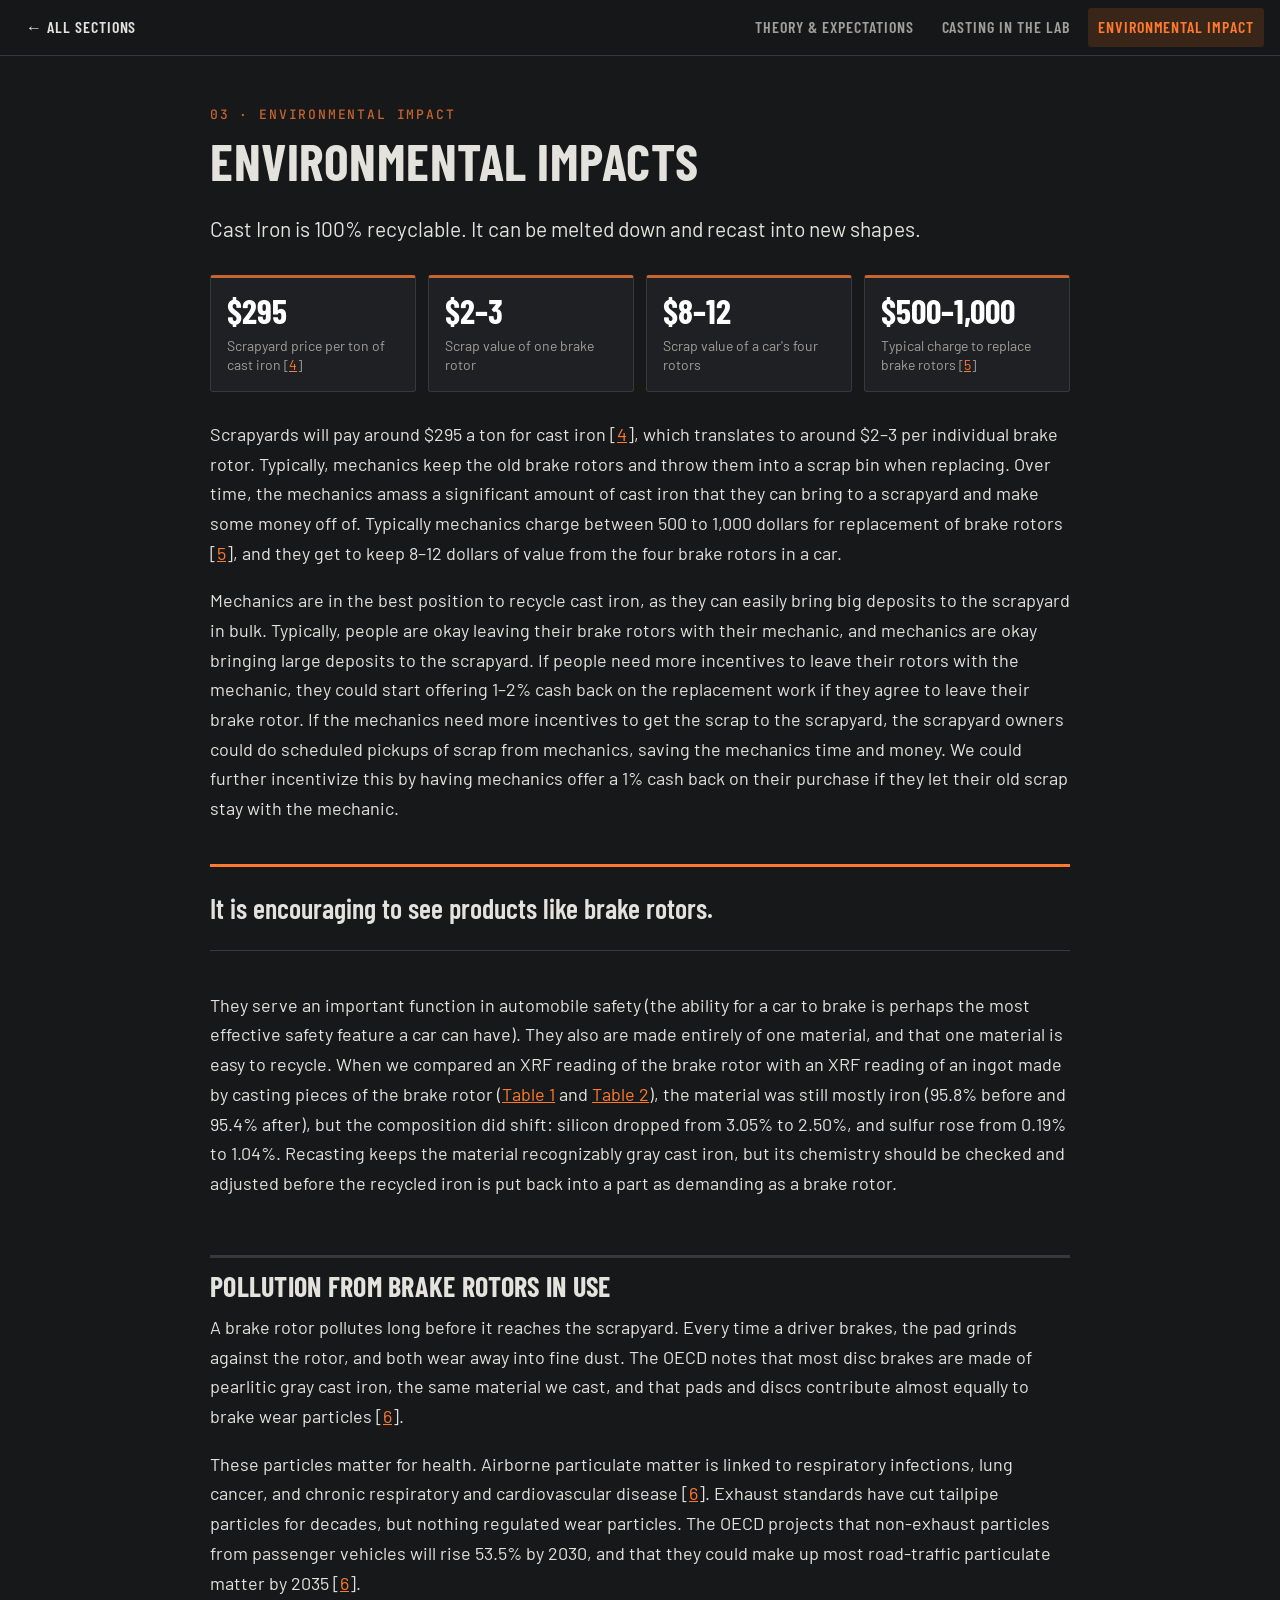
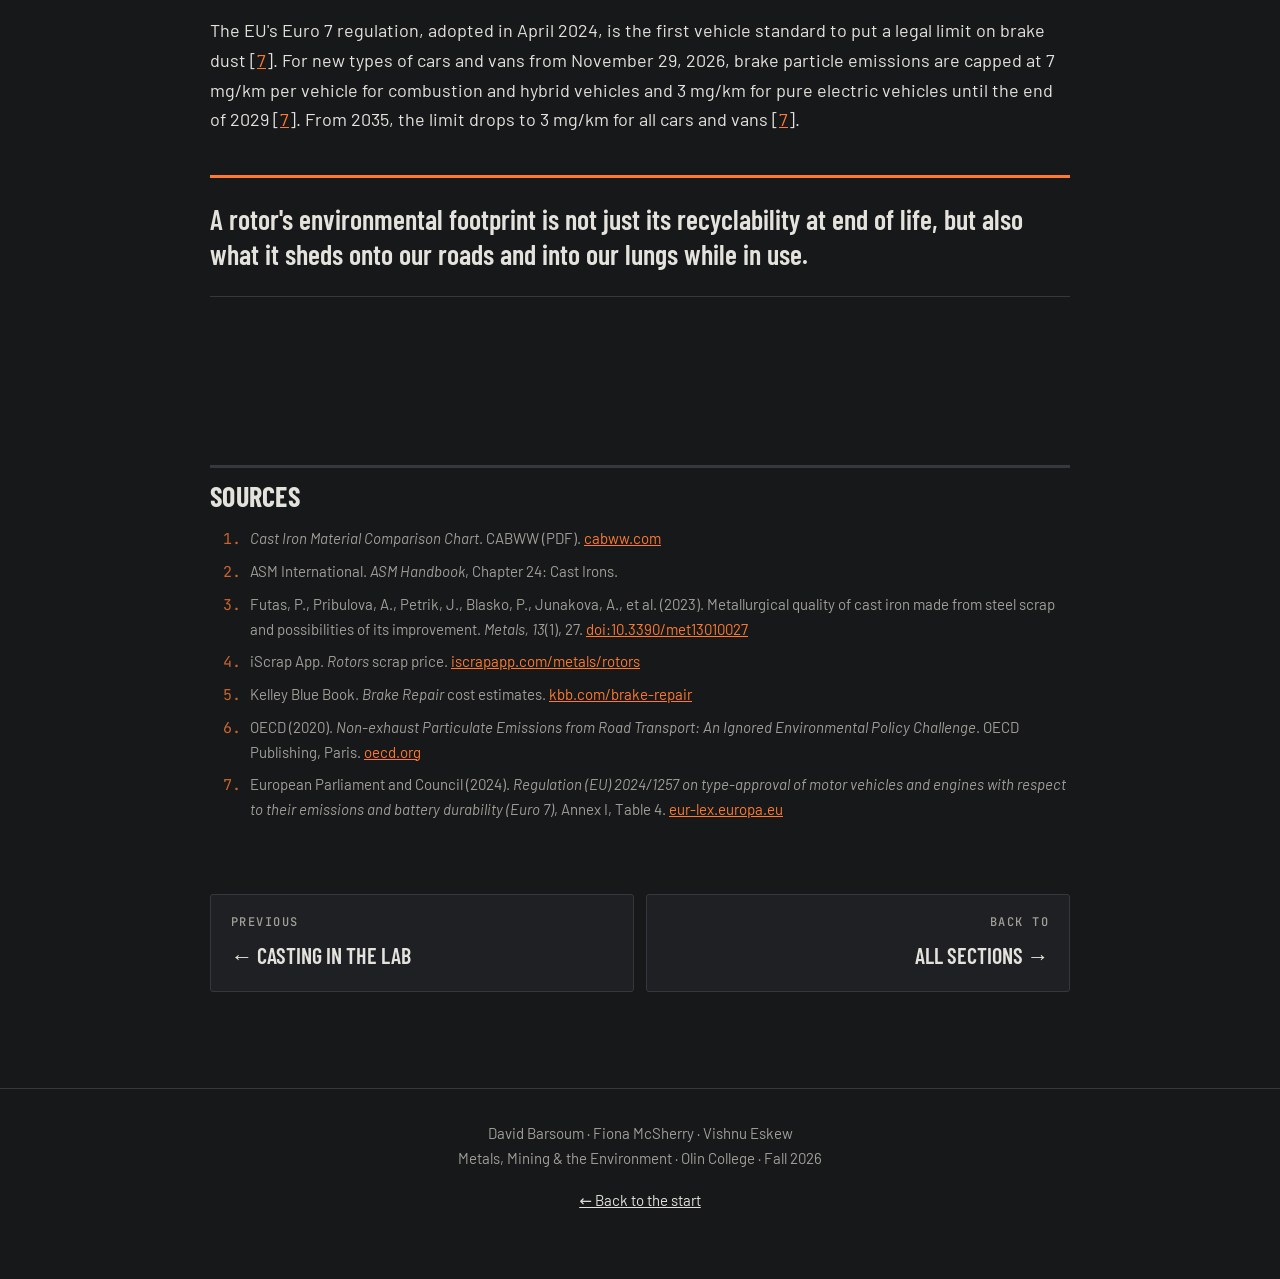
<file: impact.html>
<!doctype html>
<html lang="en">
<head>
  <meta charset="utf-8">
  <meta name="viewport" content="width=device-width, initial-scale=1">
  <title>Environmental Impact · Recasting a Brake Rotor</title>
  <link rel="preconnect" href="https://fonts.googleapis.com">
  <link rel="preconnect" href="https://fonts.gstatic.com" crossorigin>
  <link href="https://fonts.googleapis.com/css2?family=Barlow:ital,wght@0,400;0,500;0,600;1,400&family=Barlow+Condensed:wght@600;700&family=JetBrains+Mono:wght@500&display=swap" rel="stylesheet">
  <link rel="stylesheet" href="styles.css">
</head>
<body>
  <nav class="site-nav" aria-label="Sections">
    <a class="back" href="project.html">← All sections</a>
    <a class="tab" href="theory.html">Theory &amp; Expectations</a>
    <a class="tab" href="lab.html">Casting in the Lab</a>
    <a class="tab" href="impact.html" aria-current="page">Environmental Impact</a>
  </nav>

  <main>
    <section id="impact">
      <p class="kicker">03 · Environmental impact</p>
      <h2>Environmental Impacts</h2>
      <p class="lede">Cast Iron is 100% recyclable. It can be melted down and recast into new shapes.</p>

      <div class="stats">
        <div class="stat"><div class="v">$295</div><div class="l">Scrapyard price per ton of cast iron [<a href="#source-4">4</a>]</div></div>
        <div class="stat"><div class="v">$2–3</div><div class="l">Scrap value of one brake rotor</div></div>
        <div class="stat"><div class="v">$8–12</div><div class="l">Scrap value of a car's four rotors</div></div>
        <div class="stat"><div class="v">$500–1,000</div><div class="l">Typical charge to replace brake rotors [<a href="#source-5">5</a>]</div></div>
      </div>

      <p>Scrapyards will pay around $295 a ton for cast iron [<a href="#source-4">4</a>], which translates to around $2–3 per individual brake rotor. Typically, mechanics keep the old brake rotors and throw them into a scrap bin when replacing. Over time, the mechanics amass a significant amount of cast iron that they can bring to a scrapyard and make some money off of. Typically mechanics charge between 500 to 1,000 dollars for replacement of brake rotors [<a href="#source-5">5</a>], and they get to keep 8–12 dollars of value from the four brake rotors in a car.</p>
      <p>Mechanics are in the best position to recycle cast iron, as they can easily bring big deposits to the scrapyard in bulk. Typically, people are okay leaving their brake rotors with their mechanic, and mechanics are okay bringing large deposits to the scrapyard. If people need more incentives to leave their rotors with the mechanic, they could start offering 1–2% cash back on the replacement work if they agree to leave their brake rotor. If the mechanics need more incentives to get the scrap to the scrapyard, the scrapyard owners could do scheduled pickups of scrap from mechanics, saving the mechanics time and money. We could further incentivize this by having mechanics offer a 1% cash back on their purchase if they let their old scrap stay with the mechanic.</p>

      <p class="takeaway">It is encouraging to see products like brake rotors.</p>
      <p>They serve an important function in automobile safety (the ability for a car to brake is perhaps the most effective safety feature a car can have). They also are made entirely of one material, and that one material is easy to recycle. When we compared an XRF reading of the brake rotor with an XRF reading of an ingot made by casting pieces of the brake rotor (<a href="lab.html#casting">Table 1</a> and <a href="lab.html#reality">Table 2</a>), the material was still mostly iron (95.8% before and 95.4% after), but the composition did shift: silicon dropped from 3.05% to 2.50%, and sulfur rose from 0.19% to 1.04%. Recasting keeps the material recognizably gray cast iron, but its chemistry should be checked and adjusted before the recycled iron is put back into a part as demanding as a brake rotor.</p>

      <h3>Pollution from brake rotors in use</h3>
      <p>A brake rotor pollutes long before it reaches the scrapyard. Every time a driver brakes, the pad grinds against the rotor, and both wear away into fine dust. The OECD notes that most disc brakes are made of pearlitic gray cast iron, the same material we cast, and that pads and discs contribute almost equally to brake wear particles [<a href="#source-6">6</a>].</p>
      <p>These particles matter for health. Airborne particulate matter is linked to respiratory infections, lung cancer, and chronic respiratory and cardiovascular disease [<a href="#source-6">6</a>]. Exhaust standards have cut tailpipe particles for decades, but nothing regulated wear particles. The OECD projects that non-exhaust particles from passenger vehicles will rise 53.5% by 2030, and that they could make up most road-traffic particulate matter by 2035 [<a href="#source-6">6</a>].</p>
      <p>The EU's Euro 7 regulation, adopted in April 2024, is the first vehicle standard to put a legal limit on brake dust [<a href="#source-7">7</a>]. For new types of cars and vans from November 29, 2026, brake particle emissions are capped at 7 mg/km per vehicle for combustion and hybrid vehicles and 3 mg/km for pure electric vehicles until the end of 2029 [<a href="#source-7">7</a>]. From 2035, the limit drops to 3 mg/km for all cars and vans [<a href="#source-7">7</a>].</p>
      <p class="takeaway">A rotor's environmental footprint is not just its recyclability at end of life, but also what it sheds onto our roads and into our lungs while in use.</p>
    </section>

    <section id="sources">
      <h3>Sources</h3>
      <ol class="sources">
        <li id="source-1" value="1"><i>Cast Iron Material Comparison Chart</i>. CABWW (PDF). <a href="https://cabww.com/wp-content/uploads/2024/06/Cast-Iron-Material-Comparison-Chart.pdf">cabww.com</a></li>
        <li id="source-2" value="2">ASM International. <i>ASM Handbook</i>, Chapter 24: Cast Irons.</li>
        <li id="source-3" value="3">Futas, P., Pribulova, A., Petrik, J., Blasko, P., Junakova, A., et al. (2023). Metallurgical quality of cast iron made from steel scrap and possibilities of its improvement. <i>Metals, 13</i>(1), 27. <a href="https://doi.org/10.3390/met13010027">doi:10.3390/met13010027</a></li>
        <li id="source-4" value="4">iScrap App. <i>Rotors</i> scrap price. <a href="https://iscrapapp.com/metals/rotors">iscrapapp.com/metals/rotors</a></li>
        <li id="source-5" value="5">Kelley Blue Book. <i>Brake Repair</i> cost estimates. <a href="https://www.kbb.com/brake-repair/">kbb.com/brake-repair</a></li>
        <li id="source-6" value="6">OECD (2020). <i>Non-exhaust Particulate Emissions from Road Transport: An Ignored Environmental Policy Challenge</i>. OECD Publishing, Paris. <a href="https://www.oecd.org/en/publications/non-exhaust-particulate-emissions-from-road-transport_4a4dc6ca-en/full-report.html">oecd.org</a></li>
        <li id="source-7" value="7">European Parliament and Council (2024). <i>Regulation (EU) 2024/1257 on type-approval of motor vehicles and engines with respect to their emissions and battery durability (Euro 7)</i>, Annex I, Table 4. <a href="https://eur-lex.europa.eu/eli/reg/2024/1257/oj/eng">eur-lex.europa.eu</a></li>
      </ol>
    </section>
    <nav class="page-end" aria-label="More sections">
      <a href="lab.html"><small>Previous</small>← Casting in the Lab</a>
      <a class="next" href="project.html"><small>Back to</small>All sections →</a>
    </nav>
  </main>

  <footer>
    <p>David Barsoum · Fiona McSherry · Vishnu Eskew<br>Metals, Mining &amp; the Environment · Olin College · Fall 2026</p>
    <p><a href="index.html">← Back to the start</a></p>
  </footer>
</body>
</html>
</file>
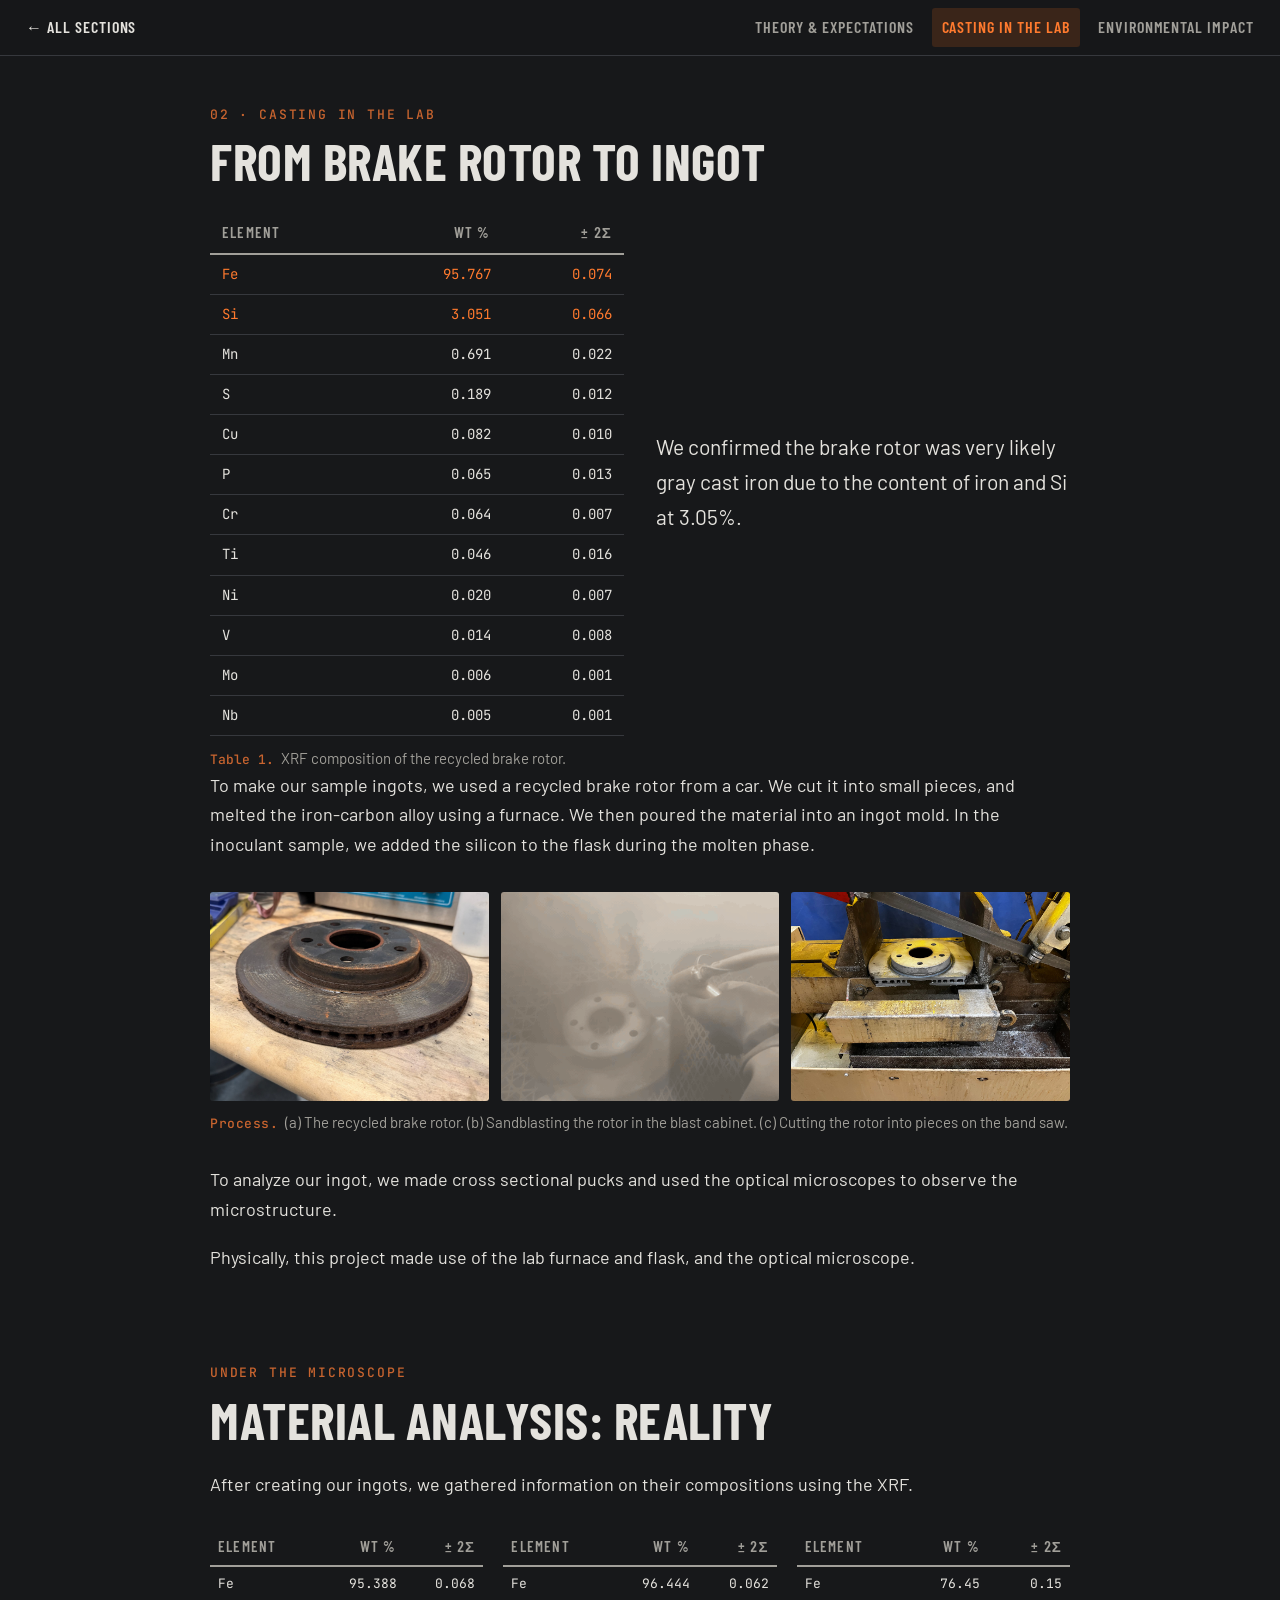
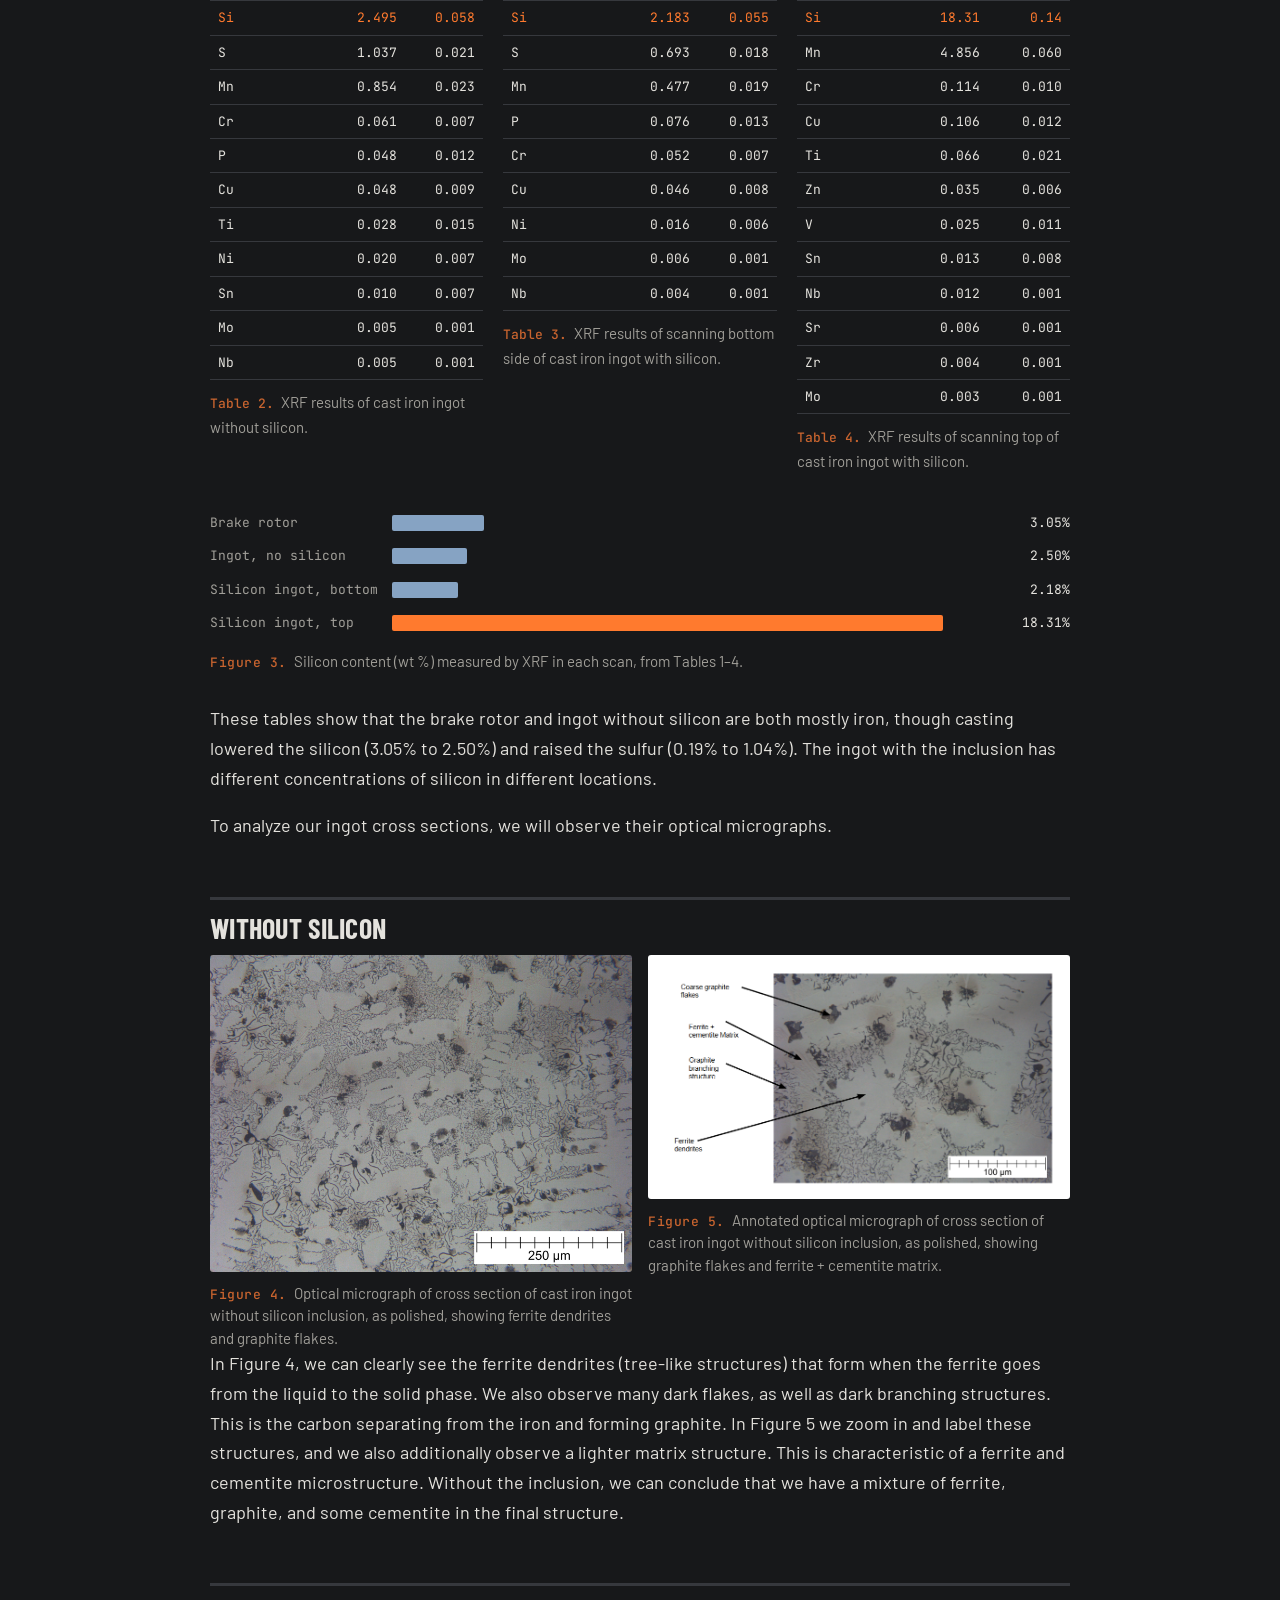
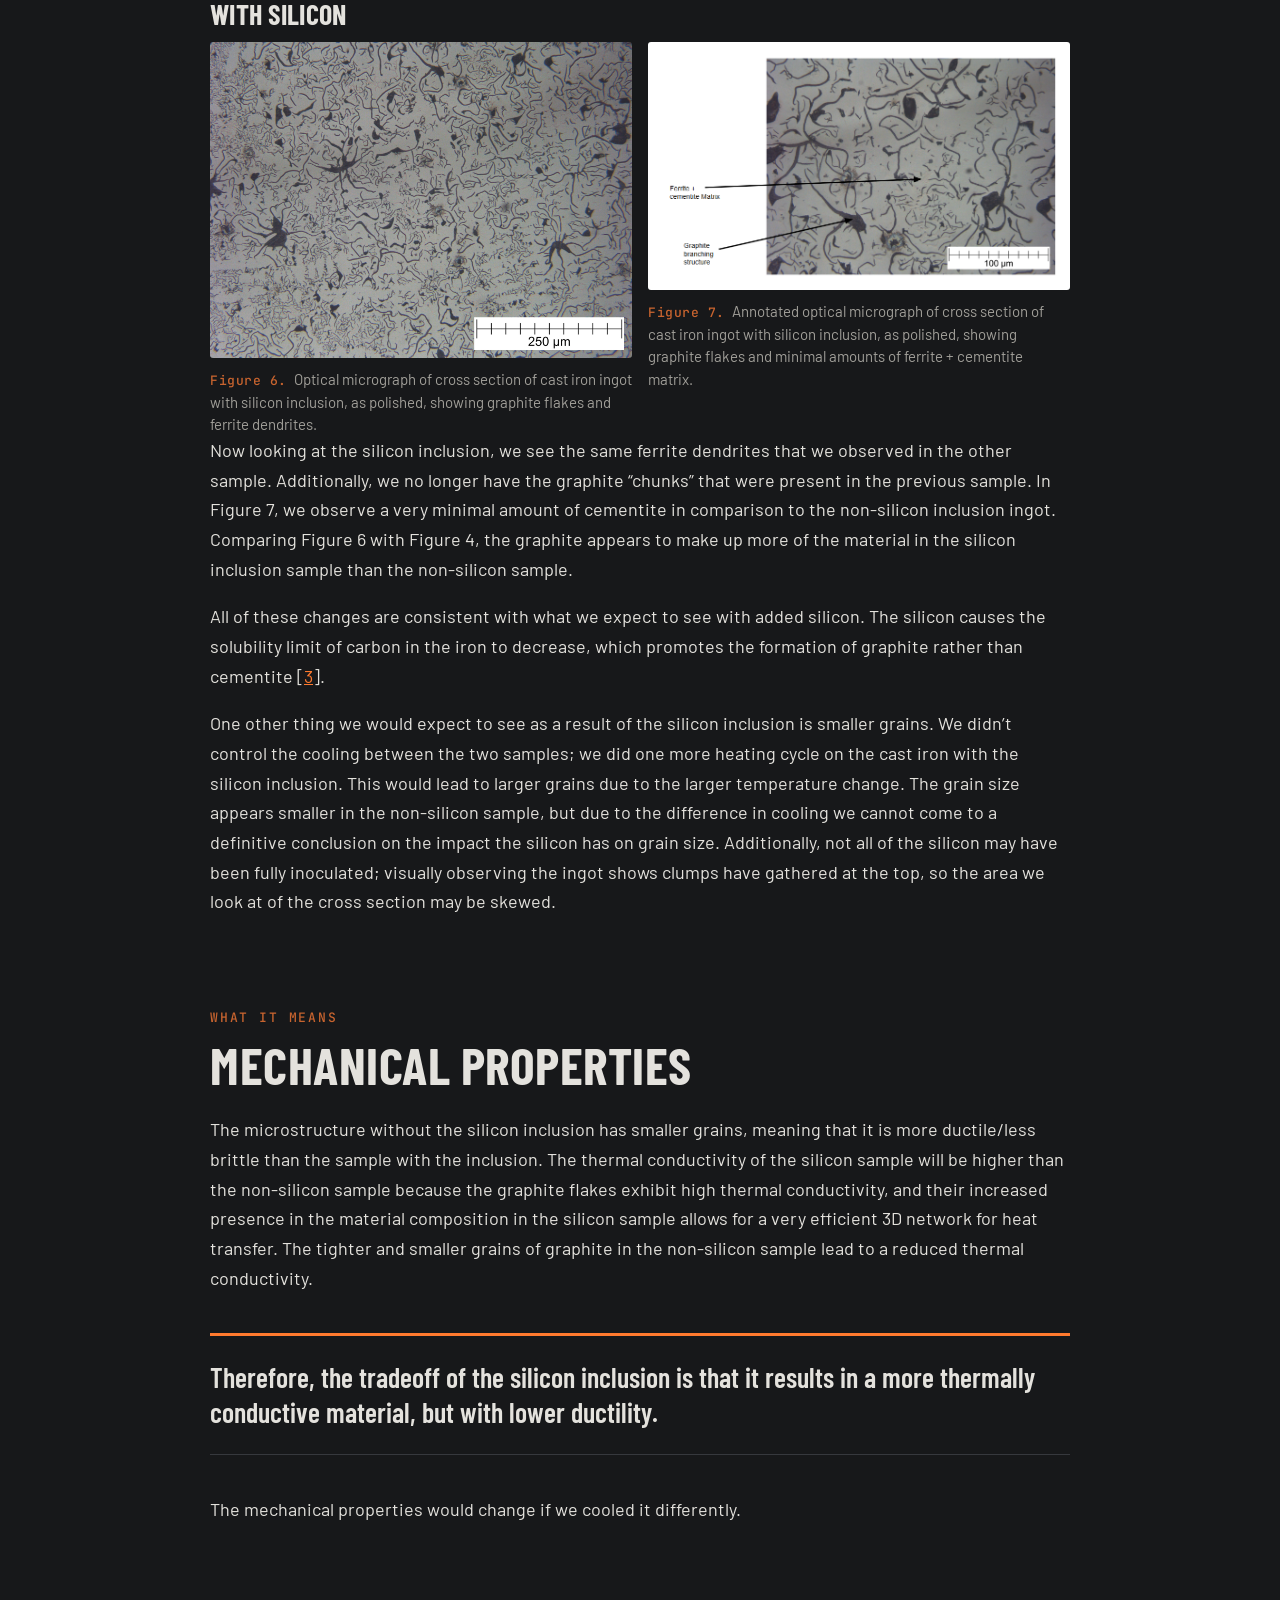
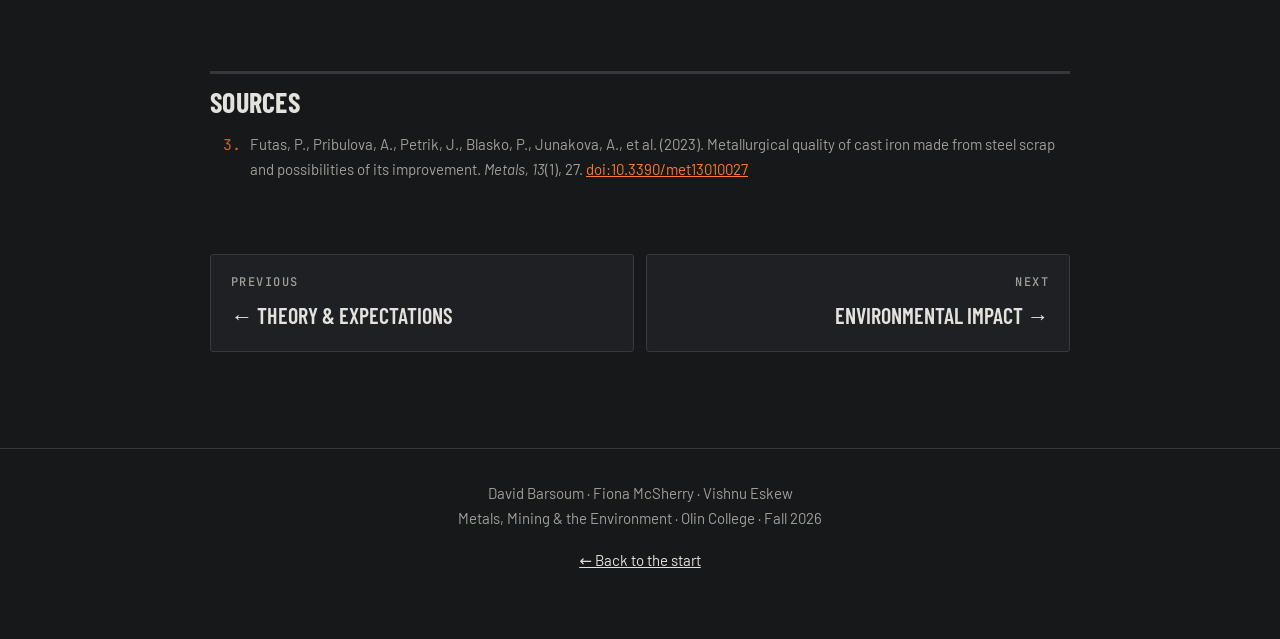
<file: lab.html>
<!doctype html>
<html lang="en">
<head>
  <meta charset="utf-8">
  <meta name="viewport" content="width=device-width, initial-scale=1">
  <title>Casting in the Lab · Recasting a Brake Rotor</title>
  <link rel="preconnect" href="https://fonts.googleapis.com">
  <link rel="preconnect" href="https://fonts.gstatic.com" crossorigin>
  <link href="https://fonts.googleapis.com/css2?family=Barlow:ital,wght@0,400;0,500;0,600;1,400&family=Barlow+Condensed:wght@600;700&family=JetBrains+Mono:wght@500&display=swap" rel="stylesheet">
  <link rel="stylesheet" href="styles.css">
</head>
<body>
  <nav class="site-nav" aria-label="Sections">
    <a class="back" href="project.html">← All sections</a>
    <a class="tab" href="theory.html">Theory &amp; Expectations</a>
    <a class="tab" href="lab.html" aria-current="page">Casting in the Lab</a>
    <a class="tab" href="impact.html">Environmental Impact</a>
  </nav>

  <main>
    <section id="casting">
      <p class="kicker">02 · Casting in the lab</p>
      <h2>From brake rotor to ingot</h2>

      <div class="xrf">
        <div class="table-wrap">
          <table>
            <thead><tr><th>Element</th><th class="num">Wt %</th><th class="num">± 2σ</th></tr></thead>
            <tbody>
              <tr class="hl"><td>Fe</td><td class="num">95.767</td><td class="num">0.074</td></tr>
              <tr class="hl"><td>Si</td><td class="num">3.051</td><td class="num">0.066</td></tr>
              <tr><td>Mn</td><td class="num">0.691</td><td class="num">0.022</td></tr>
              <tr><td>S</td><td class="num">0.189</td><td class="num">0.012</td></tr>
              <tr><td>Cu</td><td class="num">0.082</td><td class="num">0.010</td></tr>
              <tr><td>P</td><td class="num">0.065</td><td class="num">0.013</td></tr>
              <tr><td>Cr</td><td class="num">0.064</td><td class="num">0.007</td></tr>
              <tr><td>Ti</td><td class="num">0.046</td><td class="num">0.016</td></tr>
              <tr><td>Ni</td><td class="num">0.020</td><td class="num">0.007</td></tr>
              <tr><td>V</td><td class="num">0.014</td><td class="num">0.008</td></tr>
              <tr><td>Mo</td><td class="num">0.006</td><td class="num">0.001</td></tr>
              <tr><td>Nb</td><td class="num">0.005</td><td class="num">0.001</td></tr>
            </tbody>
            <caption><b>Table 1.</b> XRF composition of the recycled brake rotor.</caption>
          </table>
        </div>
        <div>
          <p class="lede">We confirmed the brake rotor was very likely gray cast iron due to the content of iron and Si at 3.05%.</p>
        </div>
      </div>

      <p>To make our sample ingots, we used a recycled brake rotor from a car. We cut it into small pieces, and melted the iron-carbon alloy using a furnace. We then poured the material into an ingot mold. In the inoculant sample, we added the silicon to the flask during the molten phase.</p>
      <div class="pair-wrap">
        <div class="trio">
          <figure><img src="Pictures/lab/brake-rotor.jpg" alt="Rusted used brake rotor sitting on a workbench" loading="lazy"></figure>
          <figure><img src="Pictures/lab/sandblasting.gif" alt="The brake rotor being blasted inside a blast cabinet" loading="lazy"></figure>
          <figure><img src="Pictures/lab/bandsaw-cut.jpg" alt="The cleaned brake rotor clamped in a horizontal band saw" loading="lazy"></figure>
        </div>
        <figcaption><b>Process.</b> (a) The recycled brake rotor. (b) Sandblasting the rotor in the blast cabinet. (c) Cutting the rotor into pieces on the band saw.</figcaption>
      </div>
      <p>To analyze our ingot, we made cross sectional pucks and used the optical microscopes to observe the microstructure.</p>
      <p>Physically, this project made use of the lab furnace and flask, and the optical microscope.</p>
    </section>

    <section id="reality">
      <p class="kicker">Under the microscope</p>
      <h2>Material Analysis: Reality</h2>
      <p>After creating our ingots, we gathered information on their compositions using the XRF.</p>

      <div class="xrf-set">
        <div class="table-wrap">
          <table>
            <thead><tr><th>Element</th><th class="num">Wt %</th><th class="num">± 2σ</th></tr></thead>
            <tbody>
              <tr><td>Fe</td><td class="num">95.388</td><td class="num">0.068</td></tr>
              <tr class="hl"><td>Si</td><td class="num">2.495</td><td class="num">0.058</td></tr>
              <tr><td>S</td><td class="num">1.037</td><td class="num">0.021</td></tr>
              <tr><td>Mn</td><td class="num">0.854</td><td class="num">0.023</td></tr>
              <tr><td>Cr</td><td class="num">0.061</td><td class="num">0.007</td></tr>
              <tr><td>P</td><td class="num">0.048</td><td class="num">0.012</td></tr>
              <tr><td>Cu</td><td class="num">0.048</td><td class="num">0.009</td></tr>
              <tr><td>Ti</td><td class="num">0.028</td><td class="num">0.015</td></tr>
              <tr><td>Ni</td><td class="num">0.020</td><td class="num">0.007</td></tr>
              <tr><td>Sn</td><td class="num">0.010</td><td class="num">0.007</td></tr>
              <tr><td>Mo</td><td class="num">0.005</td><td class="num">0.001</td></tr>
              <tr><td>Nb</td><td class="num">0.005</td><td class="num">0.001</td></tr>
            </tbody>
            <caption><b>Table 2.</b> XRF results of cast iron ingot without silicon.</caption>
          </table>
        </div>
        <div class="table-wrap">
          <table>
            <thead><tr><th>Element</th><th class="num">Wt %</th><th class="num">± 2σ</th></tr></thead>
            <tbody>
              <tr><td>Fe</td><td class="num">96.444</td><td class="num">0.062</td></tr>
              <tr class="hl"><td>Si</td><td class="num">2.183</td><td class="num">0.055</td></tr>
              <tr><td>S</td><td class="num">0.693</td><td class="num">0.018</td></tr>
              <tr><td>Mn</td><td class="num">0.477</td><td class="num">0.019</td></tr>
              <tr><td>P</td><td class="num">0.076</td><td class="num">0.013</td></tr>
              <tr><td>Cr</td><td class="num">0.052</td><td class="num">0.007</td></tr>
              <tr><td>Cu</td><td class="num">0.046</td><td class="num">0.008</td></tr>
              <tr><td>Ni</td><td class="num">0.016</td><td class="num">0.006</td></tr>
              <tr><td>Mo</td><td class="num">0.006</td><td class="num">0.001</td></tr>
              <tr><td>Nb</td><td class="num">0.004</td><td class="num">0.001</td></tr>
            </tbody>
            <caption><b>Table 3.</b> XRF results of scanning bottom side of cast iron ingot with silicon.</caption>
          </table>
        </div>
        <div class="table-wrap">
          <table>
            <thead><tr><th>Element</th><th class="num">Wt %</th><th class="num">± 2σ</th></tr></thead>
            <tbody>
              <tr><td>Fe</td><td class="num">76.45</td><td class="num">0.15</td></tr>
              <tr class="hl"><td>Si</td><td class="num">18.31</td><td class="num">0.14</td></tr>
              <tr><td>Mn</td><td class="num">4.856</td><td class="num">0.060</td></tr>
              <tr><td>Cr</td><td class="num">0.114</td><td class="num">0.010</td></tr>
              <tr><td>Cu</td><td class="num">0.106</td><td class="num">0.012</td></tr>
              <tr><td>Ti</td><td class="num">0.066</td><td class="num">0.021</td></tr>
              <tr><td>Zn</td><td class="num">0.035</td><td class="num">0.006</td></tr>
              <tr><td>V</td><td class="num">0.025</td><td class="num">0.011</td></tr>
              <tr><td>Sn</td><td class="num">0.013</td><td class="num">0.008</td></tr>
              <tr><td>Nb</td><td class="num">0.012</td><td class="num">0.001</td></tr>
              <tr><td>Sr</td><td class="num">0.006</td><td class="num">0.001</td></tr>
              <tr><td>Zr</td><td class="num">0.004</td><td class="num">0.001</td></tr>
              <tr><td>Mo</td><td class="num">0.003</td><td class="num">0.001</td></tr>
            </tbody>
            <caption><b>Table 4.</b> XRF results of scanning top of cast iron ingot with silicon.</caption>
          </table>
        </div>
      </div>

      <figure class="si-compare" aria-label="Silicon content of each XRF scan">
        <div class="si-row"><span>Brake rotor</span><span class="si-bar" style="--w:3.051"></span><span class="si-v">3.05%</span></div>
        <div class="si-row"><span>Ingot, no silicon</span><span class="si-bar" style="--w:2.495"></span><span class="si-v">2.50%</span></div>
        <div class="si-row"><span>Silicon ingot, bottom</span><span class="si-bar" style="--w:2.183"></span><span class="si-v">2.18%</span></div>
        <div class="si-row"><span>Silicon ingot, top</span><span class="si-bar hot" style="--w:18.31"></span><span class="si-v">18.31%</span></div>
        <figcaption><b>Figure 3.</b> Silicon content (wt %) measured by XRF in each scan, from Tables 1–4.</figcaption>
      </figure>

      <p>These tables show that the brake rotor and ingot without silicon are both mostly iron, though casting lowered the silicon (3.05% to 2.50%) and raised the sulfur (0.19% to 1.04%). The ingot with the inclusion has different concentrations of silicon in different locations.</p>

      <p>To analyze our ingot cross sections, we will observe their optical micrographs.</p>

      <h3>Without silicon</h3>
      <div class="pair">
        <figure>
          <img src="Pictures/lab/micro-no-si.jpg" alt="Optical micrograph of the cast iron without silicon: light ferrite dendrites, dark graphite flakes and branching graphite" loading="lazy">
          <figcaption><b>Figure 4.</b> Optical micrograph of cross section of cast iron ingot without silicon inclusion, as polished, showing ferrite dendrites and graphite flakes.</figcaption>
        </figure>
        <figure class="framed">
          <img src="Pictures/lab/micro-no-si-annotated.png" alt="Annotated micrograph labelling coarse graphite flakes, the ferrite plus cementite matrix, graphite branching structure and ferrite dendrites, with a 100 µm scale bar" loading="lazy">
          <figcaption><b>Figure 5.</b> Annotated optical micrograph of cross section of cast iron ingot without silicon inclusion, as polished, showing graphite flakes and ferrite + cementite matrix.</figcaption>
        </figure>
      </div>
      <p>In Figure 4, we can clearly see the ferrite dendrites (tree-like structures) that form when the ferrite goes from the liquid to the solid phase. We also observe many dark flakes, as well as dark branching structures. This is the carbon separating from the iron and forming graphite. In Figure 5 we zoom in and label these structures, and we also additionally observe a lighter matrix structure. This is characteristic of a ferrite and cementite microstructure. Without the inclusion, we can conclude that we have a mixture of ferrite, graphite, and some cementite in the final structure.</p>

      <h3>With silicon</h3>
      <div class="pair">
        <figure>
          <img src="Pictures/lab/micro-si.jpg" alt="Optical micrograph of the cast iron with silicon: dense graphite flakes between ferrite dendrites" loading="lazy">
          <figcaption><b>Figure 6.</b> Optical micrograph of cross section of cast iron ingot with silicon inclusion, as polished, showing graphite flakes and ferrite dendrites.</figcaption>
        </figure>
        <figure class="framed">
          <img src="Pictures/lab/micro-si-annotated.png" alt="Annotated micrograph of the silicon sample labelling graphite flakes and small areas of ferrite plus cementite matrix" loading="lazy">
          <figcaption><b>Figure 7.</b> Annotated optical micrograph of cross section of cast iron ingot with silicon inclusion, as polished, showing graphite flakes and minimal amounts of ferrite + cementite matrix.</figcaption>
        </figure>
      </div>
      <p>Now looking at the silicon inclusion, we see the same ferrite dendrites that we observed in the other sample. Additionally, we no longer have the graphite “chunks” that were present in the previous sample. In Figure 7, we observe a very minimal amount of cementite in comparison to the non-silicon inclusion ingot. Comparing Figure 6 with Figure 4, the graphite appears to make up more of the material in the silicon inclusion sample than the non-silicon sample.</p>
      <p>All of these changes are consistent with what we expect to see with added silicon. The silicon causes the solubility limit of carbon in the iron to decrease, which promotes the formation of graphite rather than cementite [<a href="#source-3">3</a>].</p>
      <p>One other thing we would expect to see as a result of the silicon inclusion is smaller grains. We didn’t control the cooling between the two samples; we did one more heating cycle on the cast iron with the silicon inclusion. This would lead to larger grains due to the larger temperature change. The grain size appears smaller in the non-silicon sample, but due to the difference in cooling we cannot come to a definitive conclusion on the impact the silicon has on grain size. Additionally, not all of the silicon may have been fully inoculated; visually observing the ingot shows clumps have gathered at the top, so the area we look at of the cross section may be skewed.</p>
    </section>

    <section id="mechanical">
      <p class="kicker">What it means</p>
      <h2>Mechanical Properties</h2>
      <p>The microstructure without the silicon inclusion has smaller grains, meaning that it is more ductile/less brittle than the sample with the inclusion. The thermal conductivity of the silicon sample will be higher than the non-silicon sample because the graphite flakes exhibit high thermal conductivity, and their increased presence in the material composition in the silicon sample allows for a very efficient 3D network for heat transfer. The tighter and smaller grains of graphite in the non-silicon sample lead to a reduced thermal conductivity.</p>
      <p class="takeaway">Therefore, the tradeoff of the silicon inclusion is that it results in a more thermally conductive material, but with lower ductility.</p>
      <p>The mechanical properties would change if we cooled it differently.</p>
    </section>

    <section id="sources">
      <h3>Sources</h3>
      <ol class="sources">
        <li id="source-3" value="3">Futas, P., Pribulova, A., Petrik, J., Blasko, P., Junakova, A., et al. (2023). Metallurgical quality of cast iron made from steel scrap and possibilities of its improvement. <i>Metals, 13</i>(1), 27. <a href="https://doi.org/10.3390/met13010027">doi:10.3390/met13010027</a></li>
      </ol>
    </section>
    <nav class="page-end" aria-label="More sections">
      <a href="theory.html"><small>Previous</small>← Theory &amp; Expectations</a>
      <a class="next" href="impact.html"><small>Next</small>Environmental Impact →</a>
    </nav>
  </main>

  <footer>
    <p>David Barsoum · Fiona McSherry · Vishnu Eskew<br>Metals, Mining &amp; the Environment · Olin College · Fall 2026</p>
    <p><a href="index.html">← Back to the start</a></p>
  </footer>
</body>
</html>
</file>
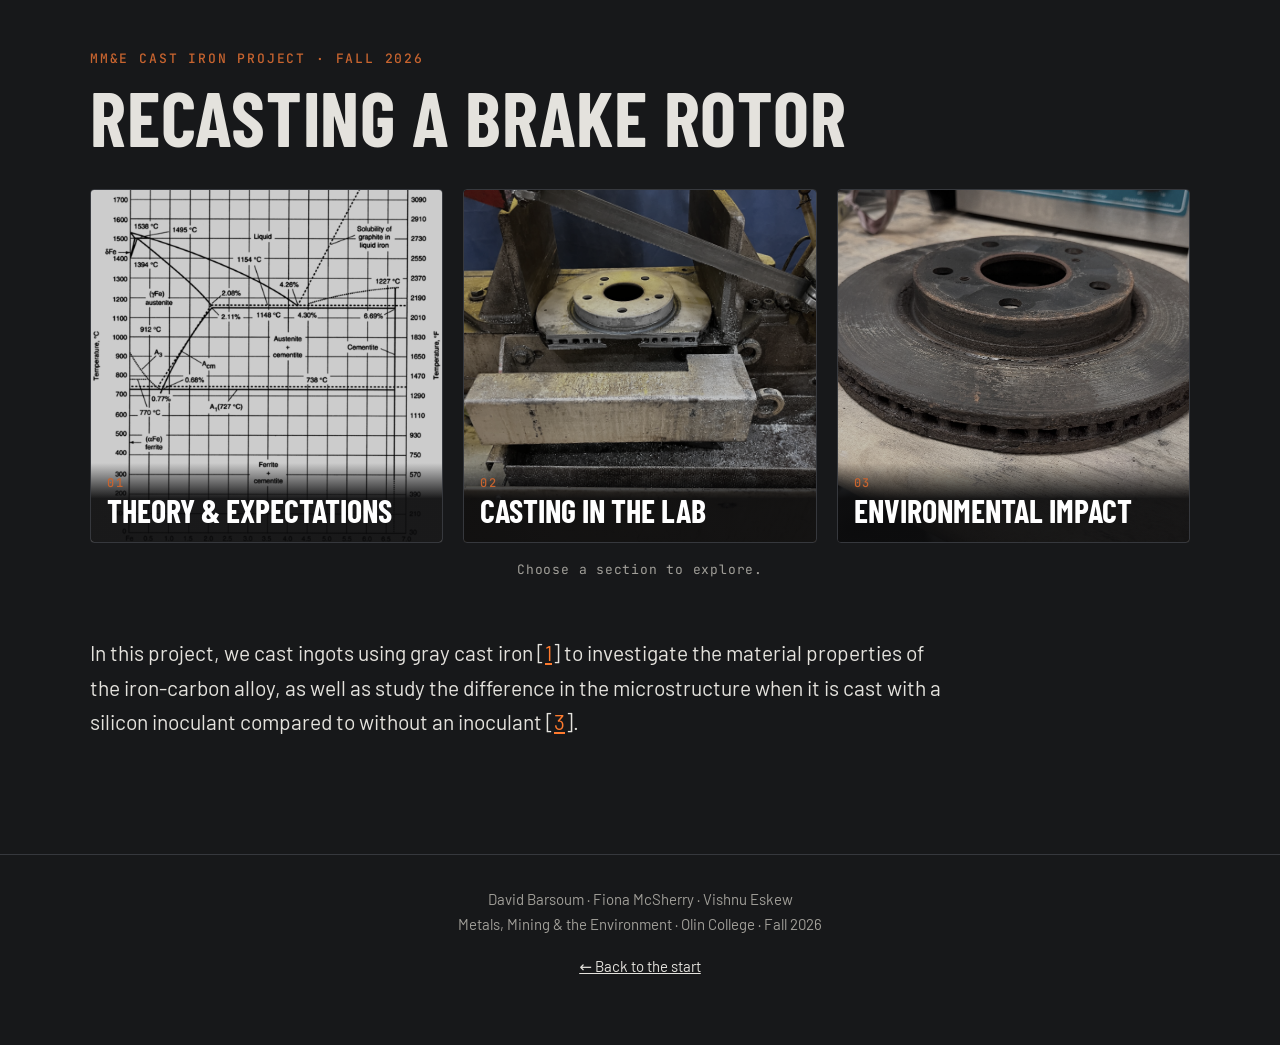
<file: project.html>
<!doctype html>
<html lang="en">
<head>
  <meta charset="utf-8">
  <meta name="viewport" content="width=device-width, initial-scale=1">
  <title>Recasting a Brake Rotor</title>
  <link rel="preconnect" href="https://fonts.googleapis.com">
  <link rel="preconnect" href="https://fonts.gstatic.com" crossorigin>
  <link href="https://fonts.googleapis.com/css2?family=Barlow:ital,wght@0,400;0,500;0,600;1,400&family=Barlow+Condensed:wght@600;700&family=JetBrains+Mono:wght@500&display=swap" rel="stylesheet">
  <link rel="stylesheet" href="styles.css">
</head>
<body>
  <main class="hub">
    <section id="intro" class="hub-intro">
      <p class="kicker">MM&amp;E Cast Iron Project · Fall 2026</p>
      <h1>Recasting a brake rotor</h1>
    </section>

    <div class="cards">
      <a class="card" href="theory.html">
        <img src="Pictures/theory/fe-c-phase-diagram.png" alt="">
        <span class="label"><small>01</small>Theory &amp; Expectations</span>
      </a>
      <a class="card" href="lab.html">
        <img src="Pictures/lab/bandsaw-cut.jpg" alt="">
        <span class="label"><small>02</small>Casting in the Lab</span>
      </a>
      <a class="card" href="impact.html">
        <img src="Pictures/lab/brake-rotor.jpg" alt="">
        <span class="label"><small>03</small>Environmental Impact</span>
      </a>
    </div>
    <p class="hub-hint">Choose a section to explore.</p>

    <section class="hub-intro hub-about">
      <p class="lede">In this project, we cast ingots using gray cast iron [<a href="impact.html#source-1">1</a>] to investigate the material properties of the iron-carbon alloy, as well as study the difference in the microstructure when it is cast with a silicon inoculant compared to without an inoculant [<a href="impact.html#source-3">3</a>].</p>
    </section>
  </main>

  <footer>
    <p>David Barsoum · Fiona McSherry · Vishnu Eskew<br>Metals, Mining &amp; the Environment · Olin College · Fall 2026</p>
    <p><a href="index.html">← Back to the start</a></p>
  </footer>
</body>
</html>
</file>
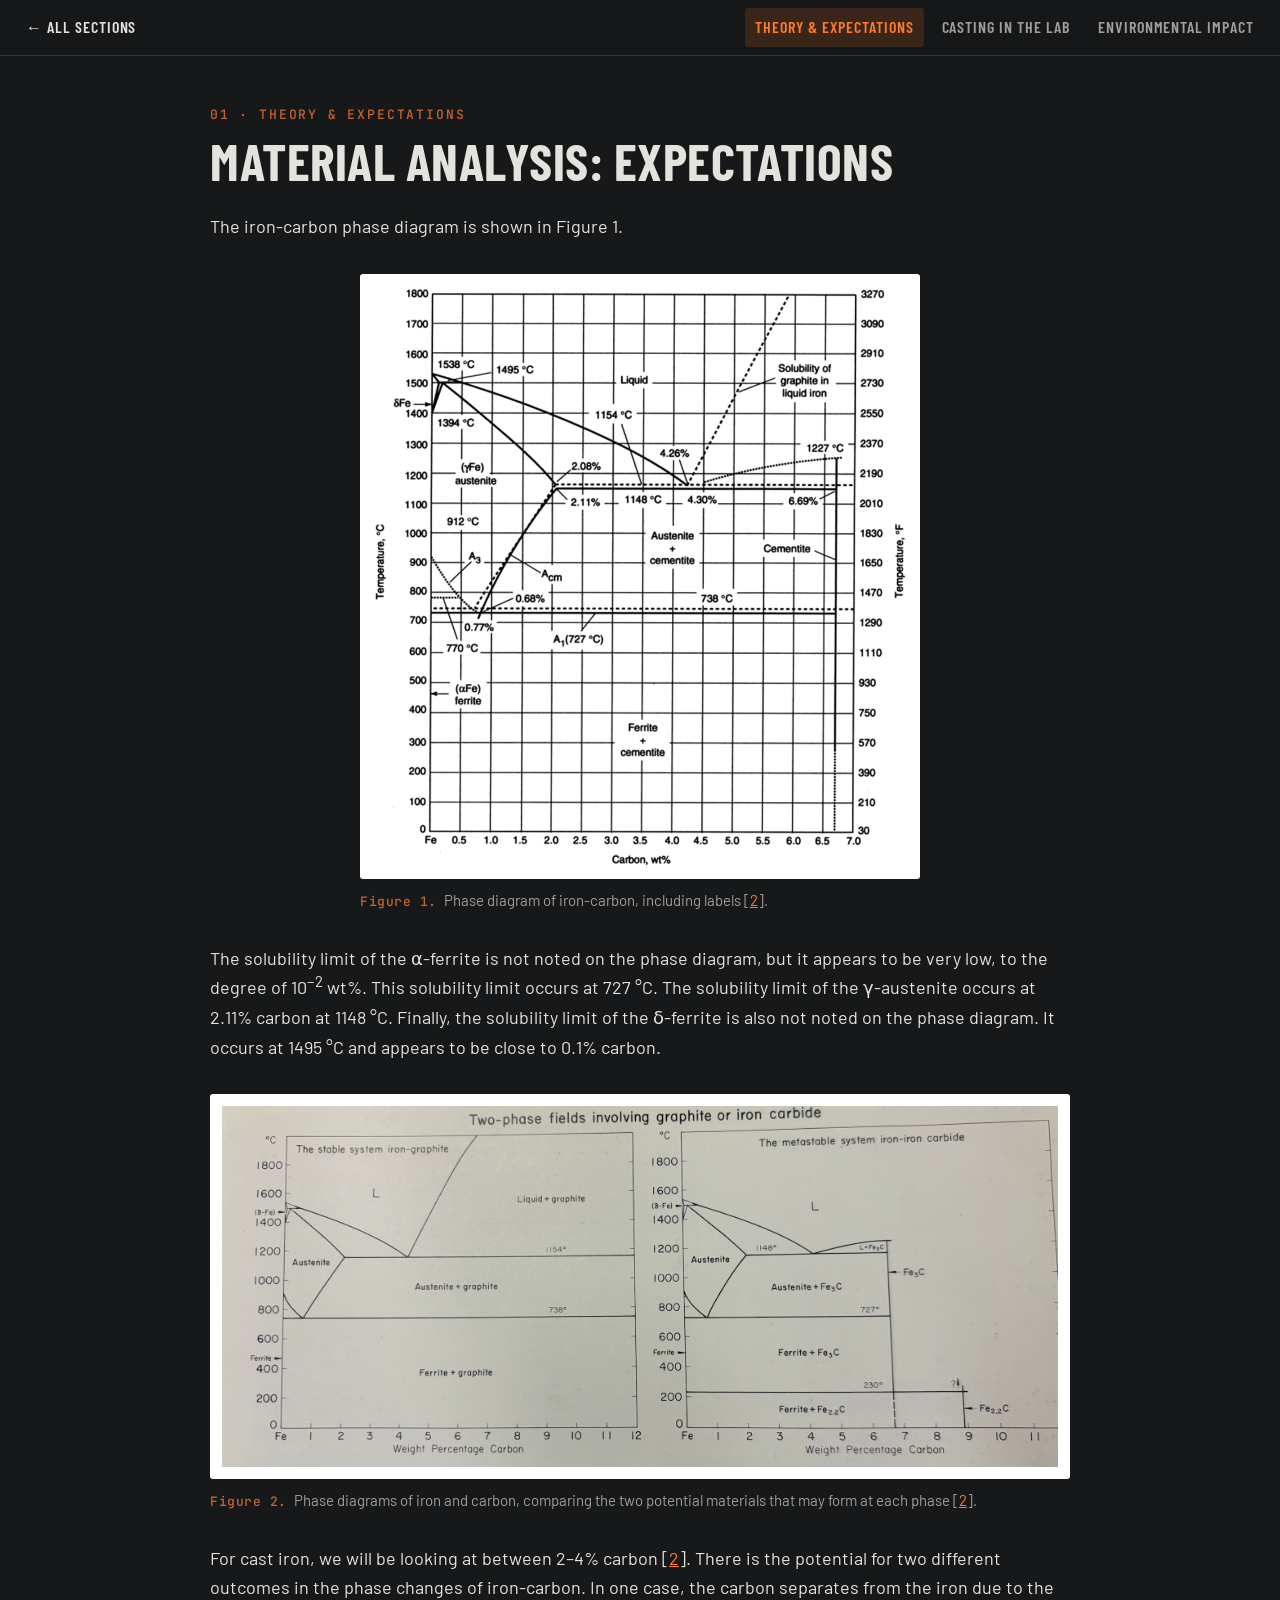
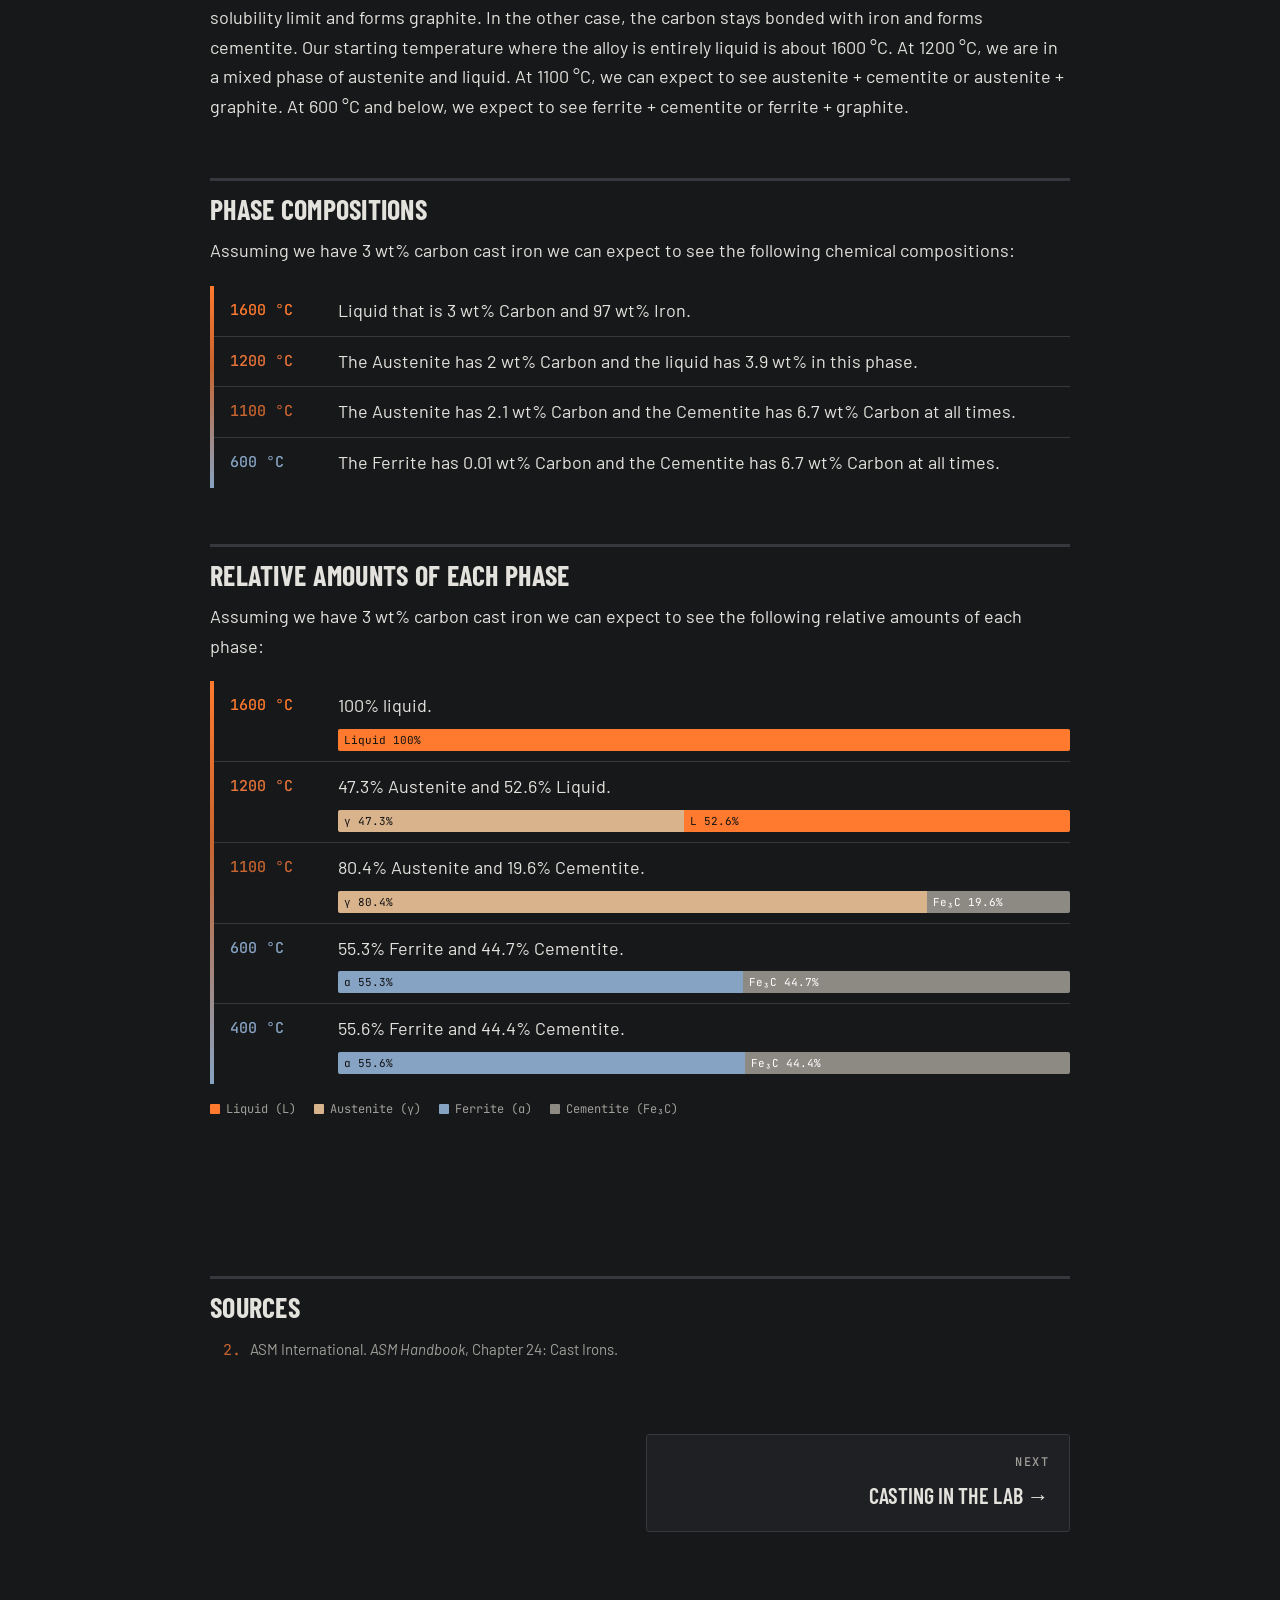
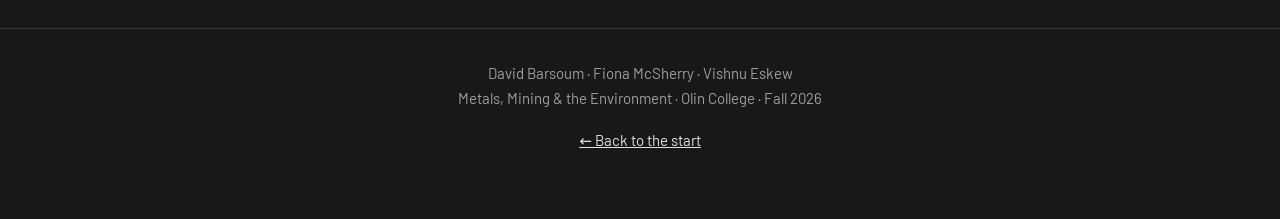
<file: theory.html>
<!doctype html>
<html lang="en">
<head>
  <meta charset="utf-8">
  <meta name="viewport" content="width=device-width, initial-scale=1">
  <title>Theory &amp; Expectations · Recasting a Brake Rotor</title>
  <link rel="preconnect" href="https://fonts.googleapis.com">
  <link rel="preconnect" href="https://fonts.gstatic.com" crossorigin>
  <link href="https://fonts.googleapis.com/css2?family=Barlow:ital,wght@0,400;0,500;0,600;1,400&family=Barlow+Condensed:wght@600;700&family=JetBrains+Mono:wght@500&display=swap" rel="stylesheet">
  <link rel="stylesheet" href="styles.css">
</head>
<body>
  <nav class="site-nav" aria-label="Sections">
    <a class="back" href="project.html">← All sections</a>
    <a class="tab" href="theory.html" aria-current="page">Theory &amp; Expectations</a>
    <a class="tab" href="lab.html">Casting in the Lab</a>
    <a class="tab" href="impact.html">Environmental Impact</a>
  </nav>

  <main>
    <section id="expectations">
      <p class="kicker">01 · Theory &amp; expectations</p>
      <h2>Material Analysis: Expectations</h2>
      <p>The iron-carbon phase diagram is shown in Figure 1.</p>
      <figure class="framed narrow">
        <img src="Pictures/theory/fe-c-phase-diagram.png" alt="Iron-carbon phase diagram from 0 to 6.7 wt% carbon, labelling the liquid, delta-ferrite, austenite, alpha-ferrite and cementite fields and the eutectic and eutectoid points" loading="lazy">
        <figcaption><b>Figure 1.</b> Phase diagram of iron-carbon, including labels [<a href="#source-2">2</a>].</figcaption>
      </figure>
      <p>The solubility limit of the α-ferrite is not noted on the phase diagram, but it appears to be very low, to the degree of 10<sup>−2</sup> wt%. This solubility limit occurs at 727 °C. The solubility limit of the γ-austenite occurs at 2.11% carbon at 1148 °C. Finally, the solubility limit of the δ-ferrite is also not noted on the phase diagram. It occurs at 1495 °C and appears to be close to 0.1% carbon.</p>
      <figure class="framed">
        <img src="Pictures/theory/graphite-vs-cementite.jpg" alt="Two iron-carbon phase diagrams side by side, one for the iron-graphite system and one for the iron-cementite system" loading="lazy">
        <figcaption><b>Figure 2.</b> Phase diagrams of iron and carbon, comparing the two potential materials that may form at each phase [<a href="#source-2">2</a>].</figcaption>
      </figure>
      <p>For cast iron, we will be looking at between 2–4% carbon [<a href="#source-2">2</a>]. There is the potential for two different outcomes in the phase changes of iron-carbon. In one case, the carbon separates from the iron due to the solubility limit and forms graphite. In the other case, the carbon stays bonded with iron and forms cementite. Our starting temperature where the alloy is entirely liquid is about 1600 °C. At 1200 °C, we are in a mixed phase of austenite and liquid. At 1100 °C, we can expect to see austenite + cementite or austenite + graphite. At 600 °C and below, we expect to see ferrite + cementite or ferrite + graphite.</p>

      <h3>Phase compositions</h3>
      <p>Assuming we have 3 wt% carbon cast iron we can expect to see the following chemical compositions:</p>
      <ul class="ladder">
        <li><span class="t">1600 °C</span><span>Liquid that is 3 wt% Carbon and 97 wt% Iron.</span></li>
        <li><span class="t">1200 °C</span><span>The Austenite has 2 wt% Carbon and the liquid has 3.9 wt% in this phase.</span></li>
        <li><span class="t">1100 °C</span><span>The Austenite has 2.1 wt% Carbon and the Cementite has 6.7 wt% Carbon at all times.</span></li>
        <li><span class="t">600 °C</span><span>The Ferrite has 0.01 wt% Carbon and the Cementite has 6.7 wt% Carbon at all times.</span></li>
      </ul>

      <h3>Relative amounts of each phase</h3>
      <p>Assuming we have 3 wt% carbon cast iron we can expect to see the following relative amounts of each phase:</p>
      <ul class="ladder">
        <li><span class="t">1600 °C</span><span>100% liquid.
          <span class="bar" aria-hidden="true"><span class="liq" style="width:100%">Liquid 100%</span></span></span></li>
        <li><span class="t">1200 °C</span><span>47.3% Austenite and 52.6% Liquid.
          <span class="bar" aria-hidden="true"><span class="aus" style="width:47.3%">γ 47.3%</span><span class="liq" style="width:52.7%">L 52.6%</span></span></span></li>
        <li><span class="t">1100 °C</span><span>80.4% Austenite and 19.6% Cementite.
          <span class="bar" aria-hidden="true"><span class="aus" style="width:80.4%">γ 80.4%</span><span class="cem" style="width:19.6%">Fe₃C 19.6%</span></span></span></li>
        <li><span class="t">600 °C</span><span>55.3% Ferrite and 44.7% Cementite.
          <span class="bar" aria-hidden="true"><span class="fer" style="width:55.3%">α 55.3%</span><span class="cem" style="width:44.7%">Fe₃C 44.7%</span></span></span></li>
        <li><span class="t">400 °C</span><span>55.6% Ferrite and 44.4% Cementite.
          <span class="bar" aria-hidden="true"><span class="fer" style="width:55.6%">α 55.6%</span><span class="cem" style="width:44.4%">Fe₃C 44.4%</span></span></span></li>
      </ul>
      <p class="legend"><span><i style="background:var(--heat)"></i>Liquid (L)</span><span><i style="background:#d9b38c"></i>Austenite (γ)</span><span><i style="background:var(--tint)"></i>Ferrite (α)</span><span><i style="background:#8d8a84"></i>Cementite (Fe₃C)</span></p>
    </section>

    <section id="sources">
      <h3>Sources</h3>
      <ol class="sources">
        <li id="source-2" value="2">ASM International. <i>ASM Handbook</i>, Chapter 24: Cast Irons.</li>
      </ol>
    </section>
    <nav class="page-end" aria-label="More sections">
      <a class="next" href="lab.html"><small>Next</small>Casting in the Lab →</a>
    </nav>
  </main>

  <footer>
    <p>David Barsoum · Fiona McSherry · Vishnu Eskew<br>Metals, Mining &amp; the Environment · Olin College · Fall 2026</p>
    <p><a href="index.html">← Back to the start</a></p>
  </footer>
</body>
</html>
</file>
<file: styles.css>
/* Shared styles for the project hub and section pages.
   Brake-rotor palette: graphite-dark cast iron, machined-steel text, rust and red-hot heat as accents,
   with a cool heat-tint blue for secondary marks. Type is condensed and stamped, like a rotor's
   cast-in part number and "MIN TH" marking. */
:root {
  --iron: #17181a;
  --iron-2: #1f2023;
  --iron-3: #2a2c30;
  --steel: #e4e2dd;
  --steel-soft: #a19f99;
  --rule: #36383d;
  --rust: #c8642f;
  --rust-soft: #3a2519;
  --heat: #ff7a2e;
  --tint: #86a3c3;
  --tint-soft: #1d2834;
  --display: "Barlow Condensed", "Arial Narrow", sans-serif;
  --body: "Barlow", system-ui, sans-serif;
  --mono: "JetBrains Mono", ui-monospace, monospace;
  --nav-h: 56px;
}
* { box-sizing: border-box; }
html { scroll-behavior: smooth; scroll-padding-top: calc(var(--nav-h) + 16px); }
body { margin: 0; background: var(--iron); color: var(--steel); font-family: var(--body); font-size: 18px; line-height: 1.65; }
@media (prefers-reduced-motion: reduce) { html { scroll-behavior: auto; } }

/* ---------- Section navigation ---------- */
.site-nav {
  position: sticky; top: 0; z-index: 10;
  display: flex; align-items: center; gap: 8px;
  height: var(--nav-h); padding: 0 16px;
  background: color-mix(in srgb, var(--iron) 90%, transparent);
  backdrop-filter: blur(6px);
  border-bottom: 1px solid var(--rule);
  font-family: var(--display); font-size: 16px; font-weight: 600; letter-spacing: 0.06em; text-transform: uppercase;
}
.site-nav a { color: var(--steel-soft); text-decoration: none; padding: 6px 10px; border-radius: 3px; white-space: nowrap; }
.site-nav a:hover, .site-nav a:focus-visible { color: var(--steel); background: var(--iron-3); }
.site-nav .back { color: var(--steel); margin-right: auto; }
.site-nav a[aria-current="page"] { color: var(--heat); background: var(--rust-soft); }
@media (max-width: 720px) { .site-nav .tab { display: none; } }

/* ---------- Layout ---------- */
main { width: min(860px, calc(100% - 32px)); margin: 0 auto; padding: 0 0 96px; }
section { padding-top: 72px; }
main > section:first-child { padding-top: 48px; }

.kicker { font-family: var(--mono); font-size: 13px; font-weight: 500; letter-spacing: 0.14em; text-transform: uppercase; color: var(--rust); margin: 0 0 8px; }
h1, h2, h3 { font-family: var(--display); font-weight: 700; line-height: 1.05; text-transform: uppercase; letter-spacing: 0.01em; text-wrap: balance; }
h1 { font-size: clamp(42px, 7vw, 76px); margin: 0 0 16px; }
h2 { font-size: clamp(34px, 5vw, 52px); margin: 0 0 24px; }
h3 { font-size: 28px; margin: 56px 0 12px; padding-top: 14px; border-top: 3px solid var(--rule); }
p { margin: 0 0 18px; }
.lede { font-size: 21px; color: var(--steel); }
sub, sup { line-height: 0; }
a { color: var(--heat); }
strong { color: #fff; font-weight: 600; }

/* ---------- Hub: three section cards ---------- */
.hub { width: min(1100px, calc(100% - 32px)); margin: 0 auto; padding: 48px 0 96px; }
.hub .hub-intro { padding-top: 0; }
.hub-intro h1 { margin-bottom: 0; }
.hub-about { max-width: 860px; margin-top: 56px; }
.cards { display: grid; grid-template-columns: repeat(3, 1fr); gap: 20px; margin: 32px 0 16px; }
@media (max-width: 760px) { .cards { grid-template-columns: 1fr; } }
.card { position: relative; display: block; aspect-ratio: 1; overflow: hidden; border-radius: 4px; background: #000; outline: none; border: 1px solid var(--rule); }
.card img { width: 100%; height: 100%; object-fit: cover; display: block; filter: grayscale(0.55) brightness(0.8); transition: transform 400ms ease, filter 400ms ease; }
.card .label {
  position: absolute; inset: auto 0 0 0; padding: 14px 16px;
  font-family: var(--display); font-size: clamp(24px, 2.6vw, 32px); font-weight: 700; line-height: 1.05; text-transform: uppercase;
  color: #fff; background: linear-gradient(transparent, rgba(10, 10, 11, 0.92) 45%);
}
.card .label small { display: block; font-family: var(--mono); font-size: 12px; font-weight: 500; letter-spacing: 0.14em; color: var(--rust); margin-bottom: 4px; }
/* Hover heats the card: the photo regains colour and the edge glows like a rotor after a hard stop. */
.card::after { content: ""; position: absolute; inset: 0; pointer-events: none; box-shadow: inset 0 -6px 0 var(--heat), inset 0 0 40px rgba(255, 90, 30, 0.45); opacity: 0; transition: opacity 300ms ease; }
.card:hover img, .card:focus-visible img { transform: scale(1.05); filter: none; }
.card:hover::after, .card:focus-visible::after { opacity: 1; }
.card:focus-visible { box-shadow: 0 0 0 3px var(--iron), 0 0 0 5px var(--heat); }
@media (prefers-reduced-motion: reduce) { .card img, .card::after { transition: none; } .card:hover img { transform: none; } }
.hub-hint { font-family: var(--mono); font-size: 13px; letter-spacing: 0.06em; color: var(--steel-soft); text-align: center; }

/* ---------- Figures ---------- */
figure { margin: 32px 0; }
figure img { display: block; width: 100%; height: auto; border-radius: 3px; }
figure.framed img { background: #fff; padding: 12px; }
figcaption { font-family: var(--body); font-size: 15px; line-height: 1.5; color: var(--steel-soft); margin-top: 10px; }
figcaption b { font-family: var(--mono); font-size: 13px; font-weight: 500; letter-spacing: 0.04em; color: var(--rust); margin-right: 4px; }
.pair { display: grid; grid-template-columns: 1fr 1fr; gap: 16px; align-items: start; }
.trio { display: grid; grid-template-columns: repeat(3, 1fr); gap: 12px; align-items: start; }
.pair figure, .trio figure { margin: 0; }
.trio img { aspect-ratio: 4 / 3; object-fit: cover; }
.pair-wrap { margin: 32px 0; }
.narrow { max-width: 560px; margin-left: auto; margin-right: auto; }
@media (max-width: 640px) { .pair, .trio { grid-template-columns: 1fr; } }

/* ---------- Tables ---------- */
.table-wrap { overflow-x: auto; margin: 28px 0; }
table { width: 100%; border-collapse: collapse; font-family: var(--mono); font-size: 14px; font-variant-numeric: tabular-nums; }
th, td { padding: 8px 12px; text-align: left; border-bottom: 1px solid var(--rule); }
th { font-family: var(--display); font-weight: 600; font-size: 15px; letter-spacing: 0.08em; text-transform: uppercase; color: var(--steel-soft); border-bottom: 2px solid var(--steel-soft); }
td.num, th.num { text-align: right; }
tr.hl td { color: var(--heat); }
caption { caption-side: bottom; text-align: left; font-family: var(--body); font-size: 15px; color: var(--steel-soft); padding-top: 10px; }
caption b { font-family: var(--mono); font-size: 13px; font-weight: 500; color: var(--rust); margin-right: 4px; }
.xrf { display: grid; grid-template-columns: minmax(0, 1fr) minmax(0, 1fr); gap: 32px; align-items: center; }
.xrf .table-wrap { margin: 0; }
@media (max-width: 720px) { .xrf { grid-template-columns: 1fr; } }
.xrf-set { display: grid; grid-template-columns: repeat(3, minmax(0, 1fr)); gap: 20px; align-items: start; margin: 28px 0; }
.xrf-set .table-wrap { margin: 0; }
.xrf-set table { font-size: 13px; }
.xrf-set th, .xrf-set td { padding: 6px 8px; }
@media (max-width: 760px) { .xrf-set { grid-template-columns: 1fr; } }

/* Silicon across the four XRF scans; bar length is wt % on a 0–20 scale. */
.si-compare { margin: 32px 0; }
.si-row { display: grid; grid-template-columns: 170px 1fr 64px; gap: 12px; align-items: center; padding: 6px 0; font-family: var(--mono); font-size: 13px; color: var(--steel-soft); }
.si-bar { height: 16px; width: calc(var(--w) / 20 * 100%); background: var(--tint); border-radius: 2px; }
.si-bar.hot { background: var(--heat); }
.si-v { text-align: right; color: var(--steel); }
@media (max-width: 520px) { .si-row { grid-template-columns: 1fr 56px; } .si-row .si-bar { grid-column: 1 / -1; grid-row: 2; } }

/* ---------- Temperature ladder (cooling path at 3 wt% C) ---------- */
.ladder { list-style: none; padding: 0; margin: 20px 0 28px; border-left: 4px solid; border-image: linear-gradient(var(--heat), var(--rust) 40%, var(--tint)) 1; }
.ladder li { display: grid; grid-template-columns: 92px 1fr; gap: 16px; padding: 10px 0 10px 16px; border-bottom: 1px solid var(--rule); }
.ladder li:last-child { border-bottom: 0; }
.ladder .t { font-family: var(--mono); font-size: 15px; font-weight: 500; color: var(--steel); padding-top: 2px; white-space: nowrap; }
.ladder li:nth-child(1) .t { color: var(--heat); }
.ladder li:nth-child(2) .t { color: #e8743a; }
.ladder li:nth-child(3) .t { color: var(--rust); }
.ladder li:nth-child(4) .t, .ladder li:nth-child(5) .t { color: var(--tint); }
.bar { display: flex; height: 22px; margin-top: 8px; border-radius: 2px; overflow: hidden; font-family: var(--mono); font-size: 11px; line-height: 22px; color: #111; }
.bar span { display: block; padding: 0 6px; white-space: nowrap; overflow: hidden; }
.bar .liq { background: var(--heat); }
.bar .aus { background: #d9b38c; }
.bar .cem { background: #8d8a84; color: #fff; }
.bar .fer { background: var(--tint); }
.legend { display: flex; flex-wrap: wrap; gap: 6px 18px; font-family: var(--mono); font-size: 12px; color: var(--steel-soft); margin: -12px 0 28px; }
.legend i { display: inline-block; width: 10px; height: 10px; margin-right: 6px; border-radius: 1px; vertical-align: -1px; }

/* ---------- Callouts ---------- */
.stats { display: grid; grid-template-columns: repeat(4, 1fr); gap: 12px; margin: 28px 0; }
@media (max-width: 640px) { .stats { grid-template-columns: 1fr 1fr; } }
.stat { background: var(--iron-2); border: 1px solid var(--rule); border-top: 3px solid var(--rust); border-radius: 3px; padding: 16px; }
.stat .v { font-family: var(--display); font-size: 34px; font-weight: 700; line-height: 1; color: #fff; }
.stat .l { font-size: 14px; color: var(--steel-soft); margin-top: 8px; line-height: 1.4; }

.takeaway { font-family: var(--display); font-size: 28px; font-weight: 600; line-height: 1.25; border-top: 3px solid var(--heat); border-bottom: 1px solid var(--rule); padding: 24px 0; margin: 40px 0; }

/* ---------- Page-end navigation ---------- */
.page-end { display: grid; grid-template-columns: 1fr 1fr; gap: 12px; margin-top: 72px; }
.page-end a { display: block; padding: 18px 20px; border: 1px solid var(--rule); border-radius: 3px; text-decoration: none; color: var(--steel); background: var(--iron-2); font-family: var(--display); font-size: 22px; font-weight: 600; text-transform: uppercase; }
.page-end a:hover, .page-end a:focus-visible { border-color: var(--heat); }
.page-end small { display: block; font-family: var(--mono); font-size: 12px; font-weight: 500; letter-spacing: 0.12em; color: var(--steel-soft); margin-bottom: 4px; }
.page-end .next { text-align: right; }
.page-end .next:only-child { grid-column: 2; }
@media (max-width: 640px) { .page-end { grid-template-columns: 1fr; } .page-end .next { text-align: left; } .page-end .next:only-child { grid-column: 1; } }

/* ---------- Sources & footer ---------- */
.sources { font-size: 15px; color: var(--steel-soft); }
.sources li { margin-bottom: 8px; overflow-wrap: anywhere; }
.sources li::marker { font-family: var(--mono); color: var(--rust); }
footer { border-top: 1px solid var(--rule); padding: 32px 16px 48px; text-align: center; font-size: 15px; color: var(--steel-soft); }
footer a { color: var(--steel); }
</file>
